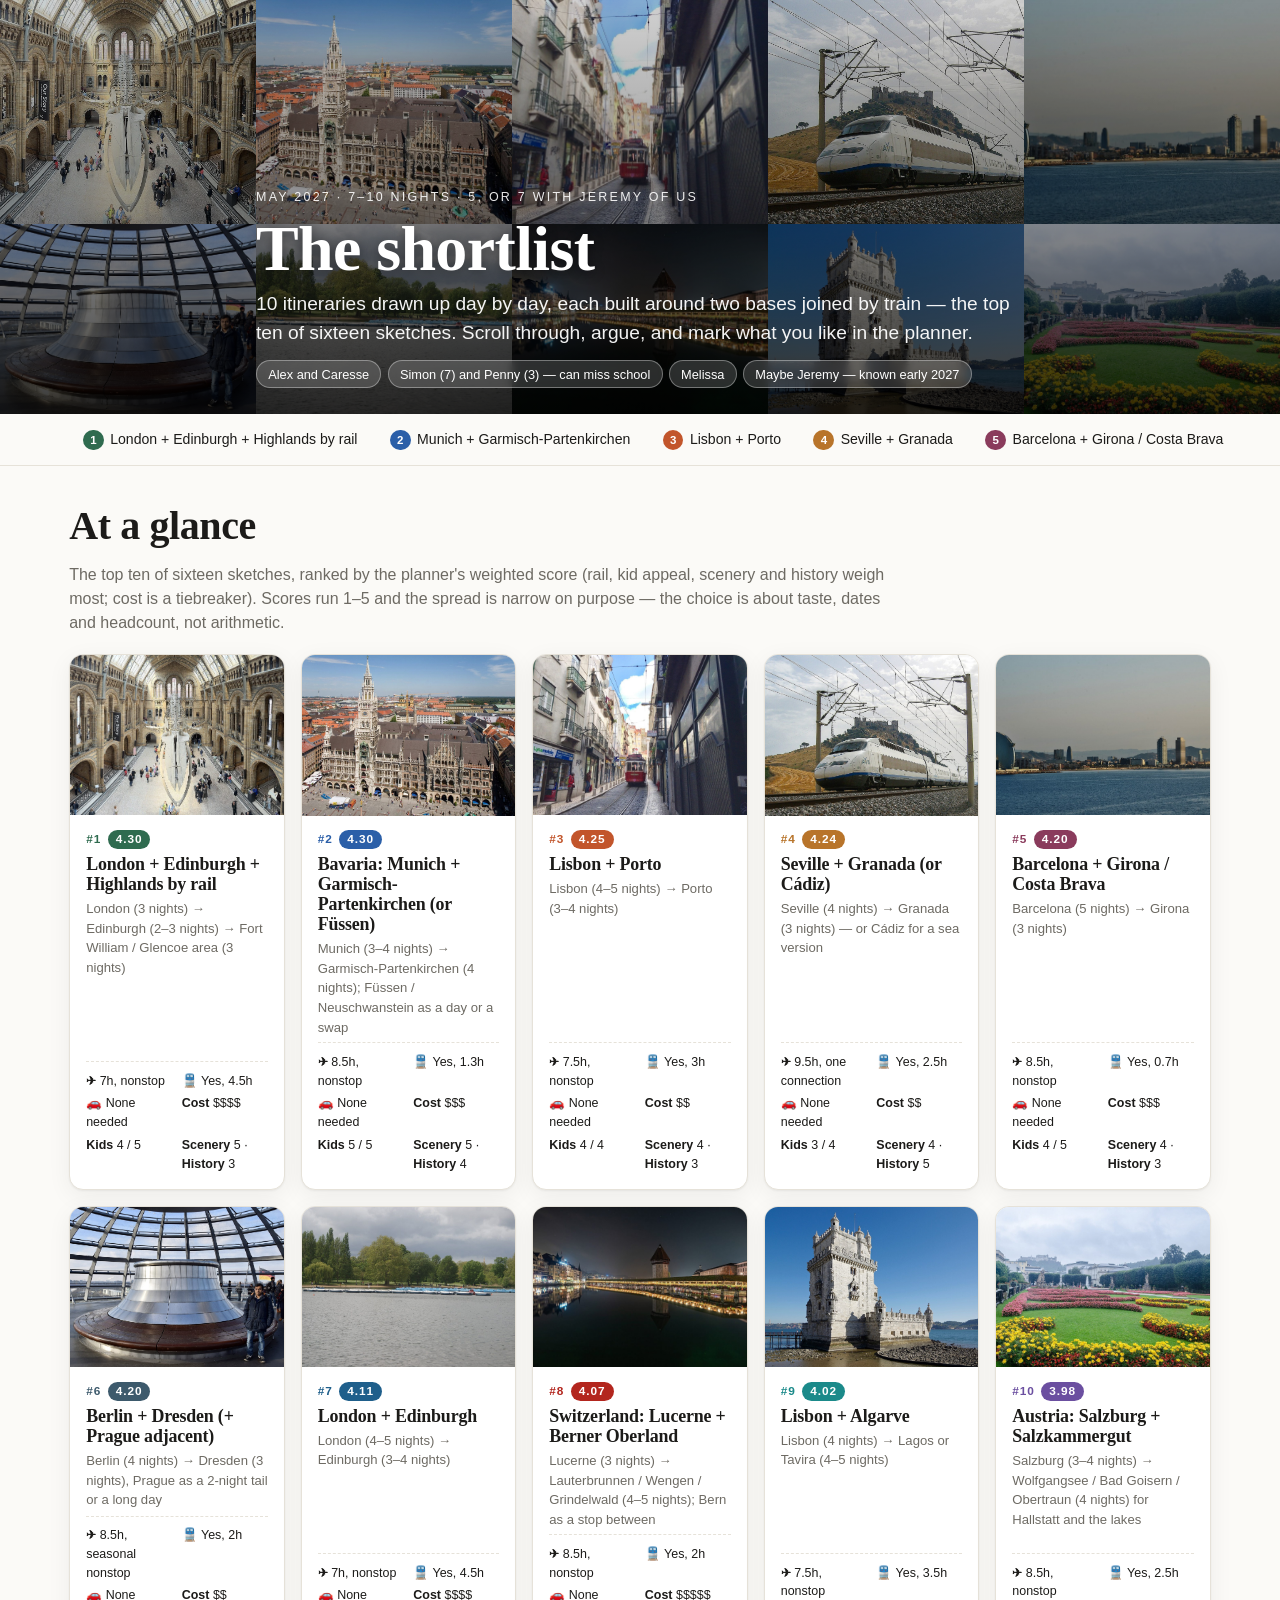
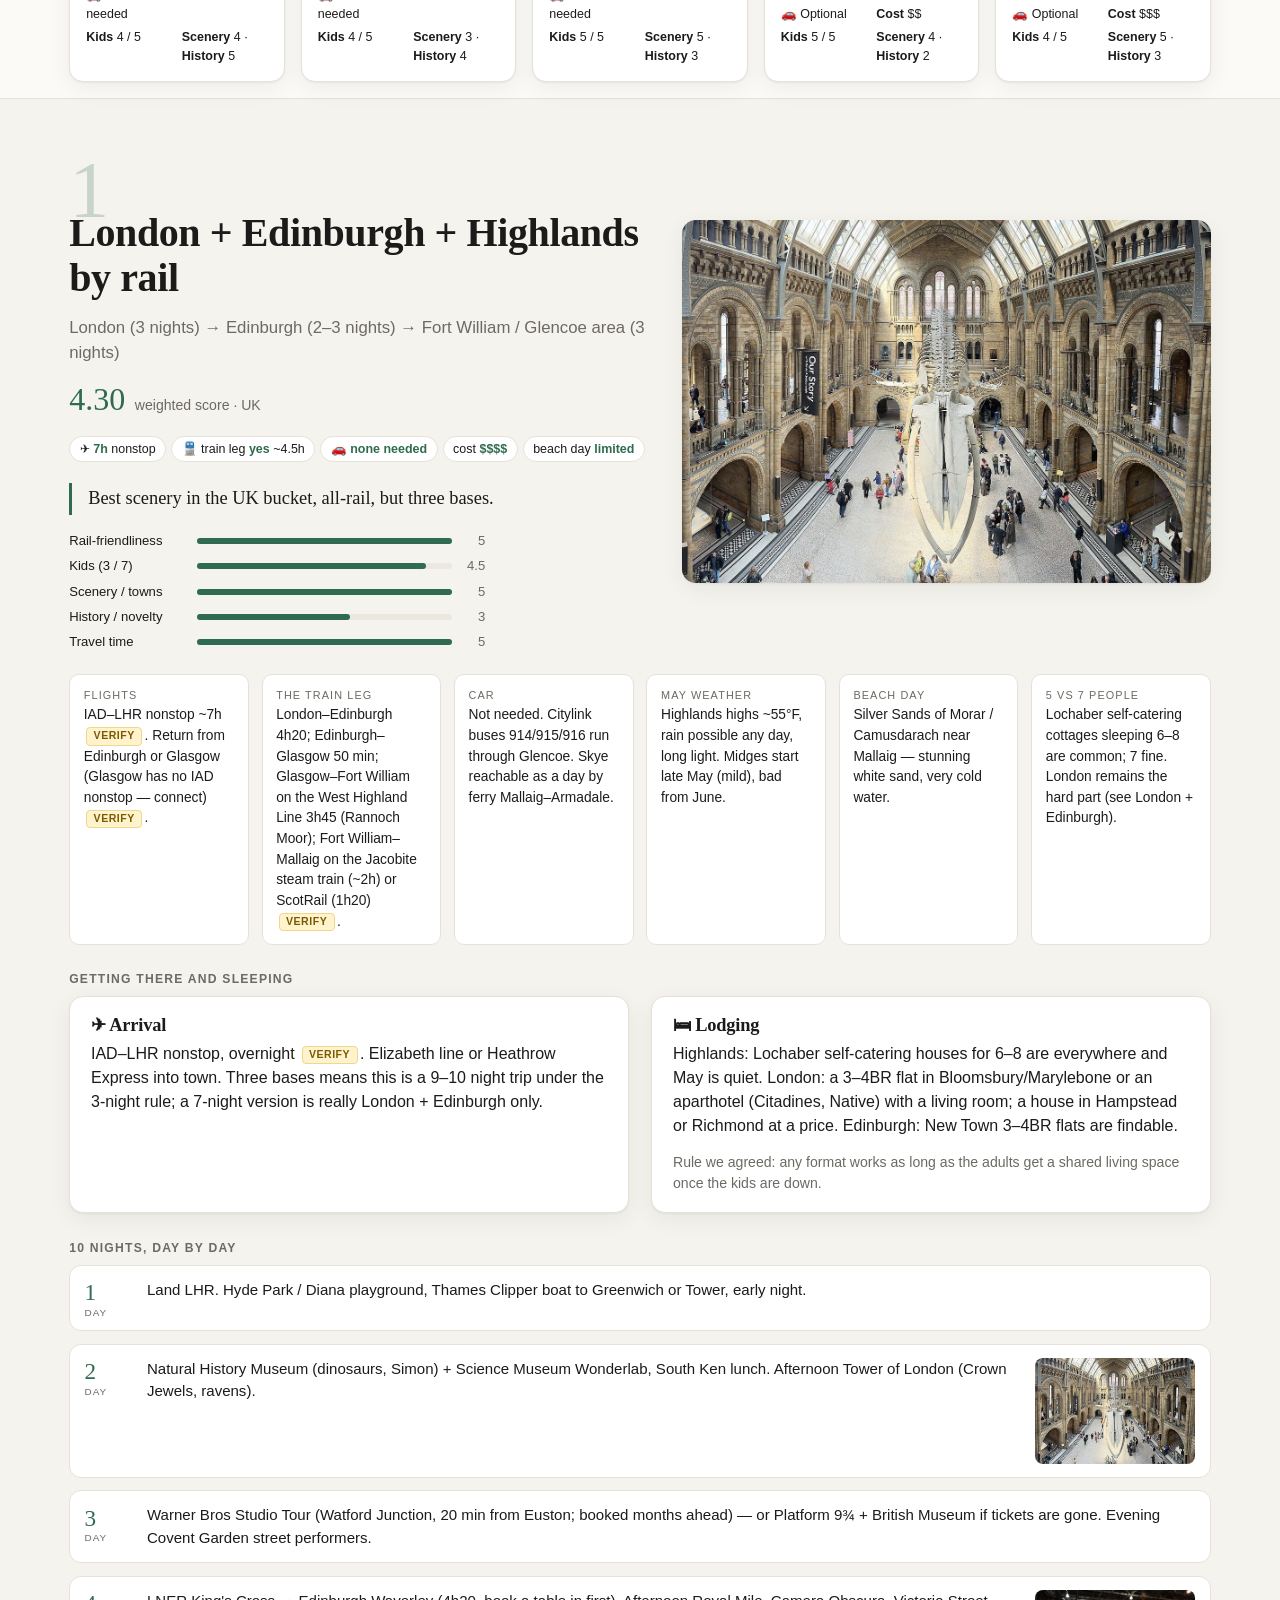
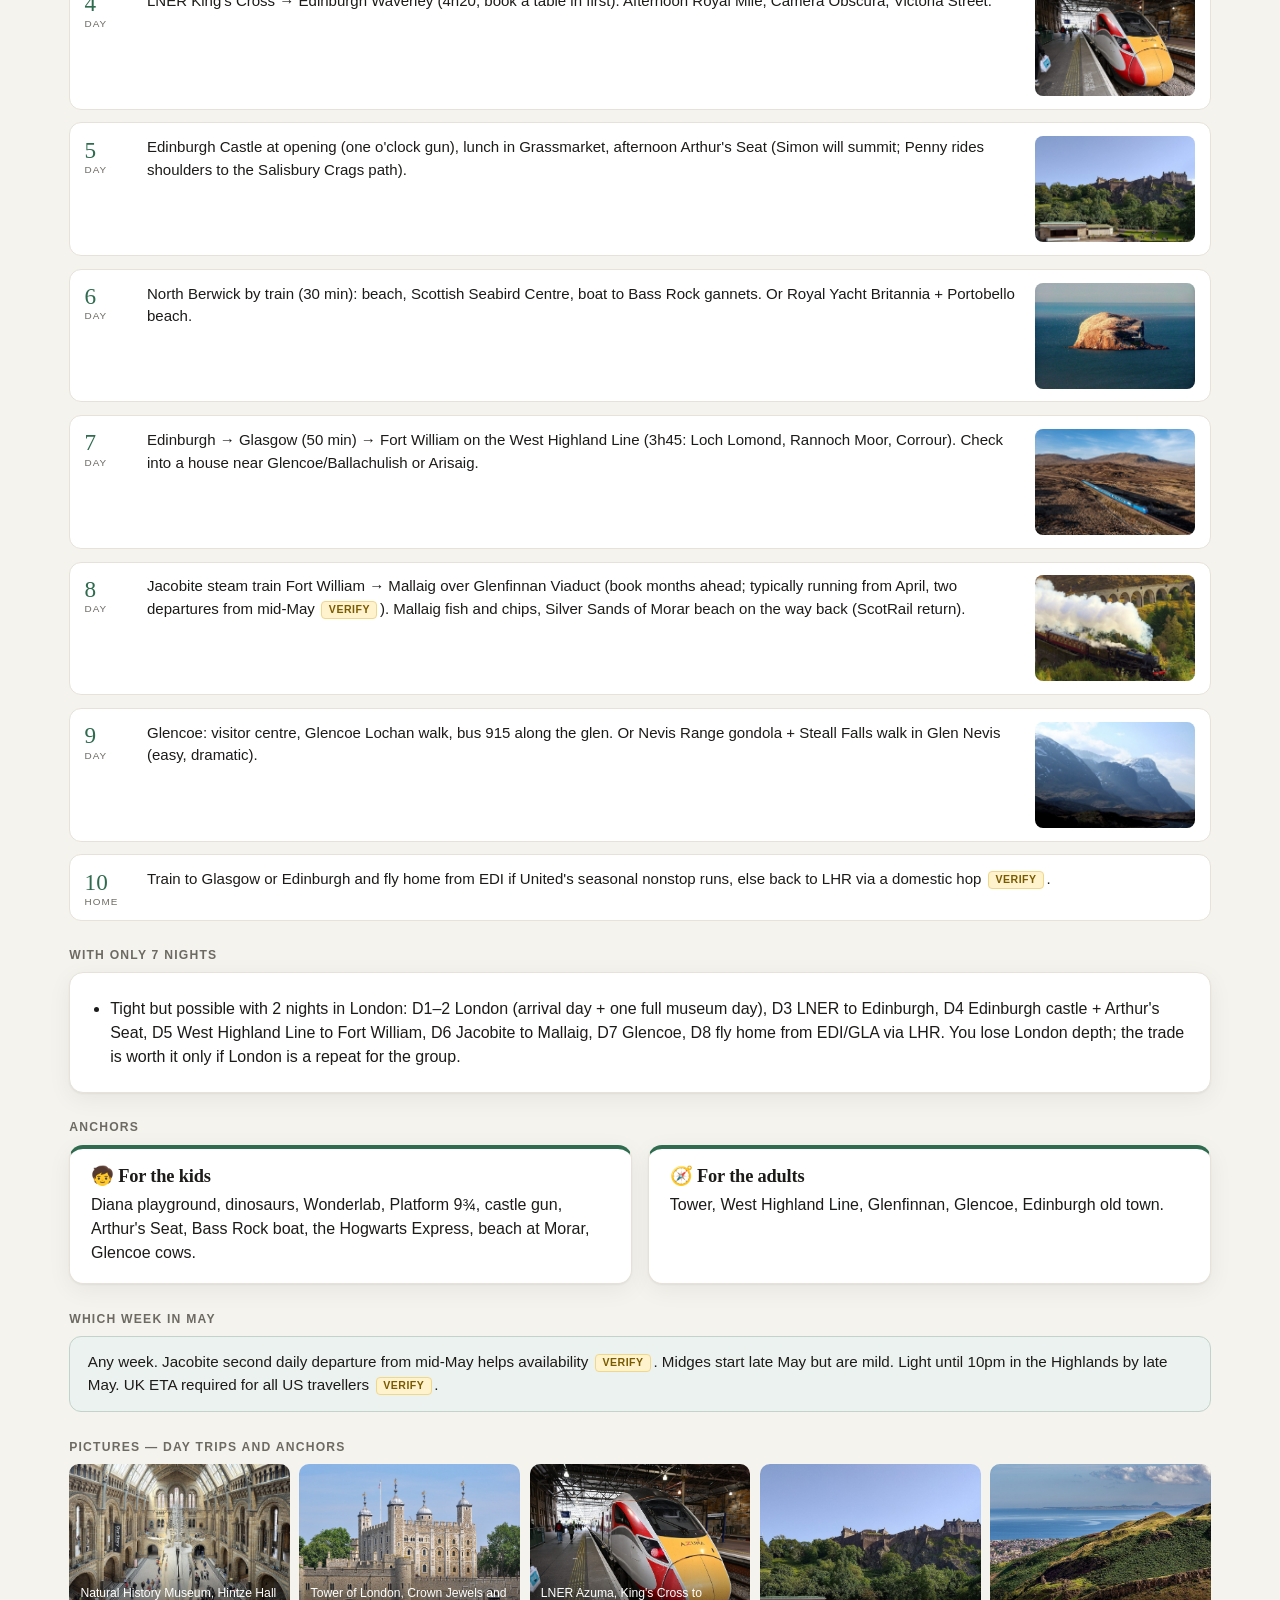
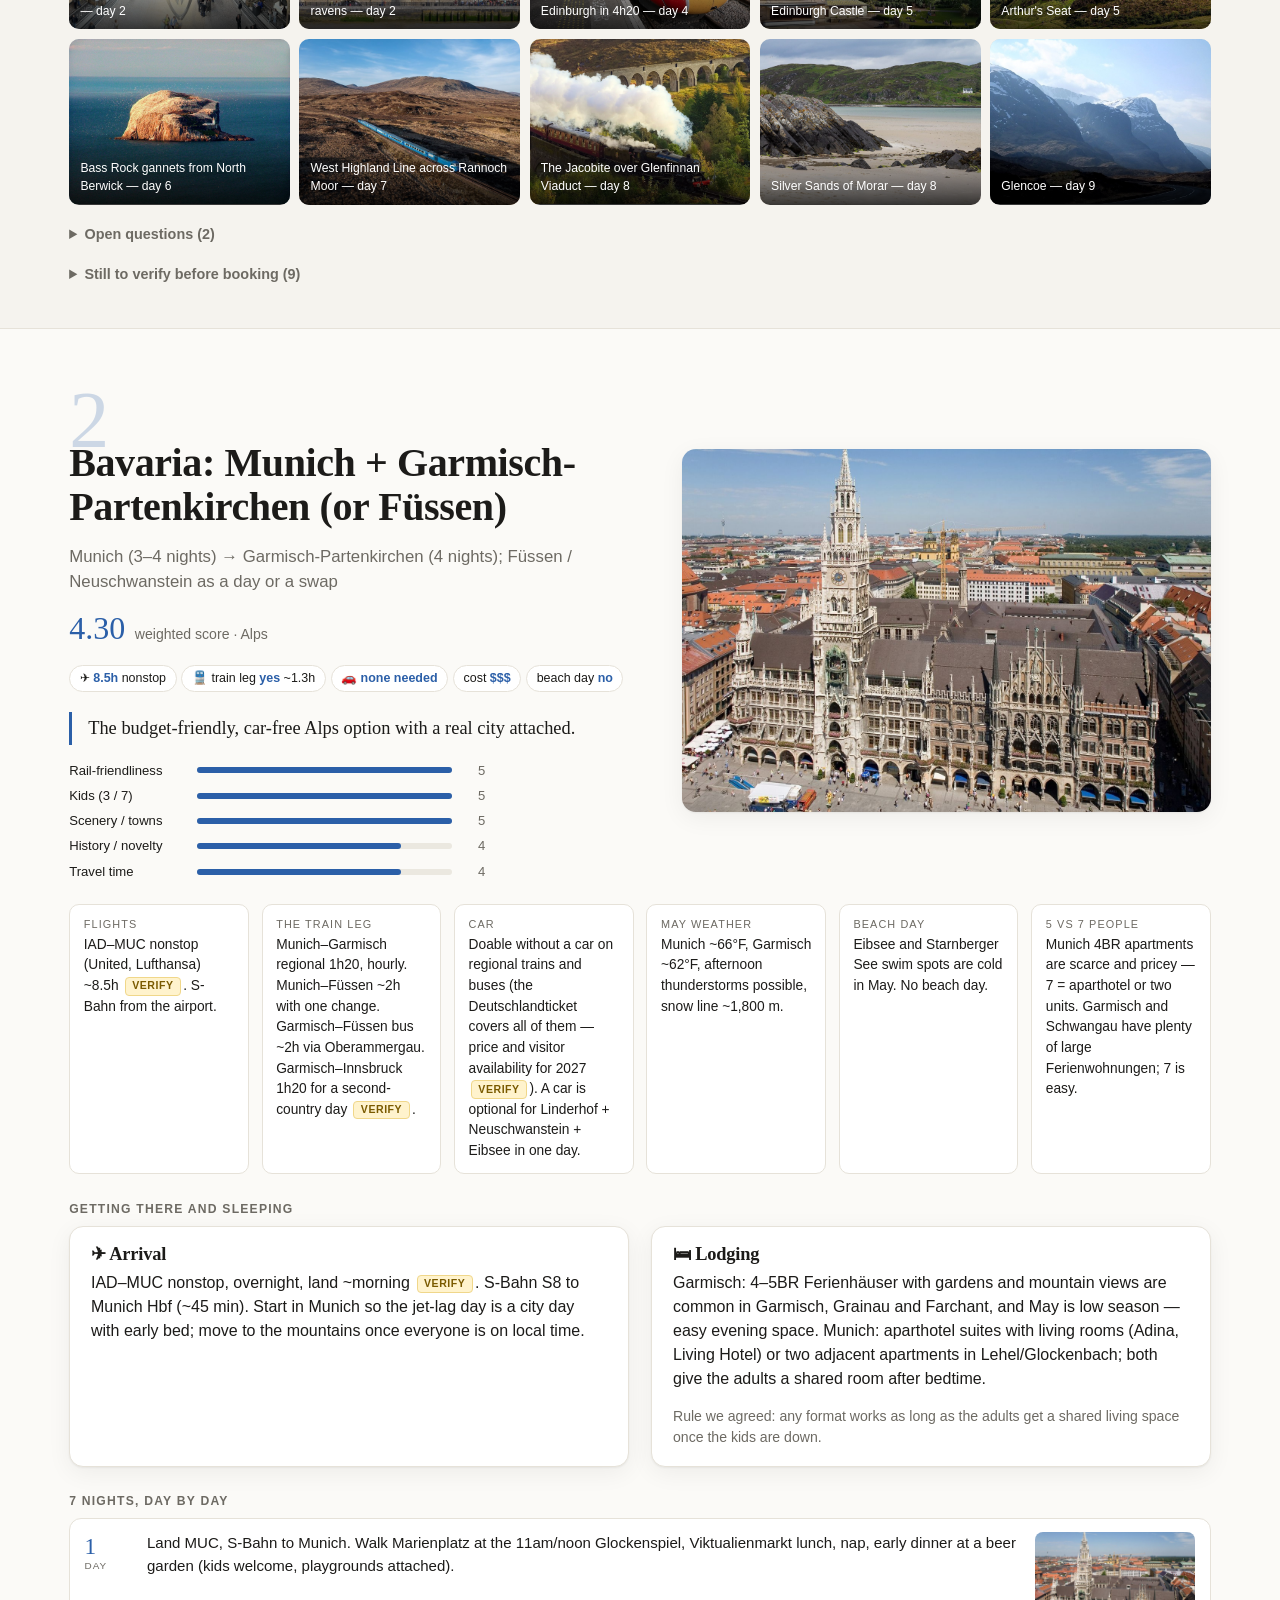
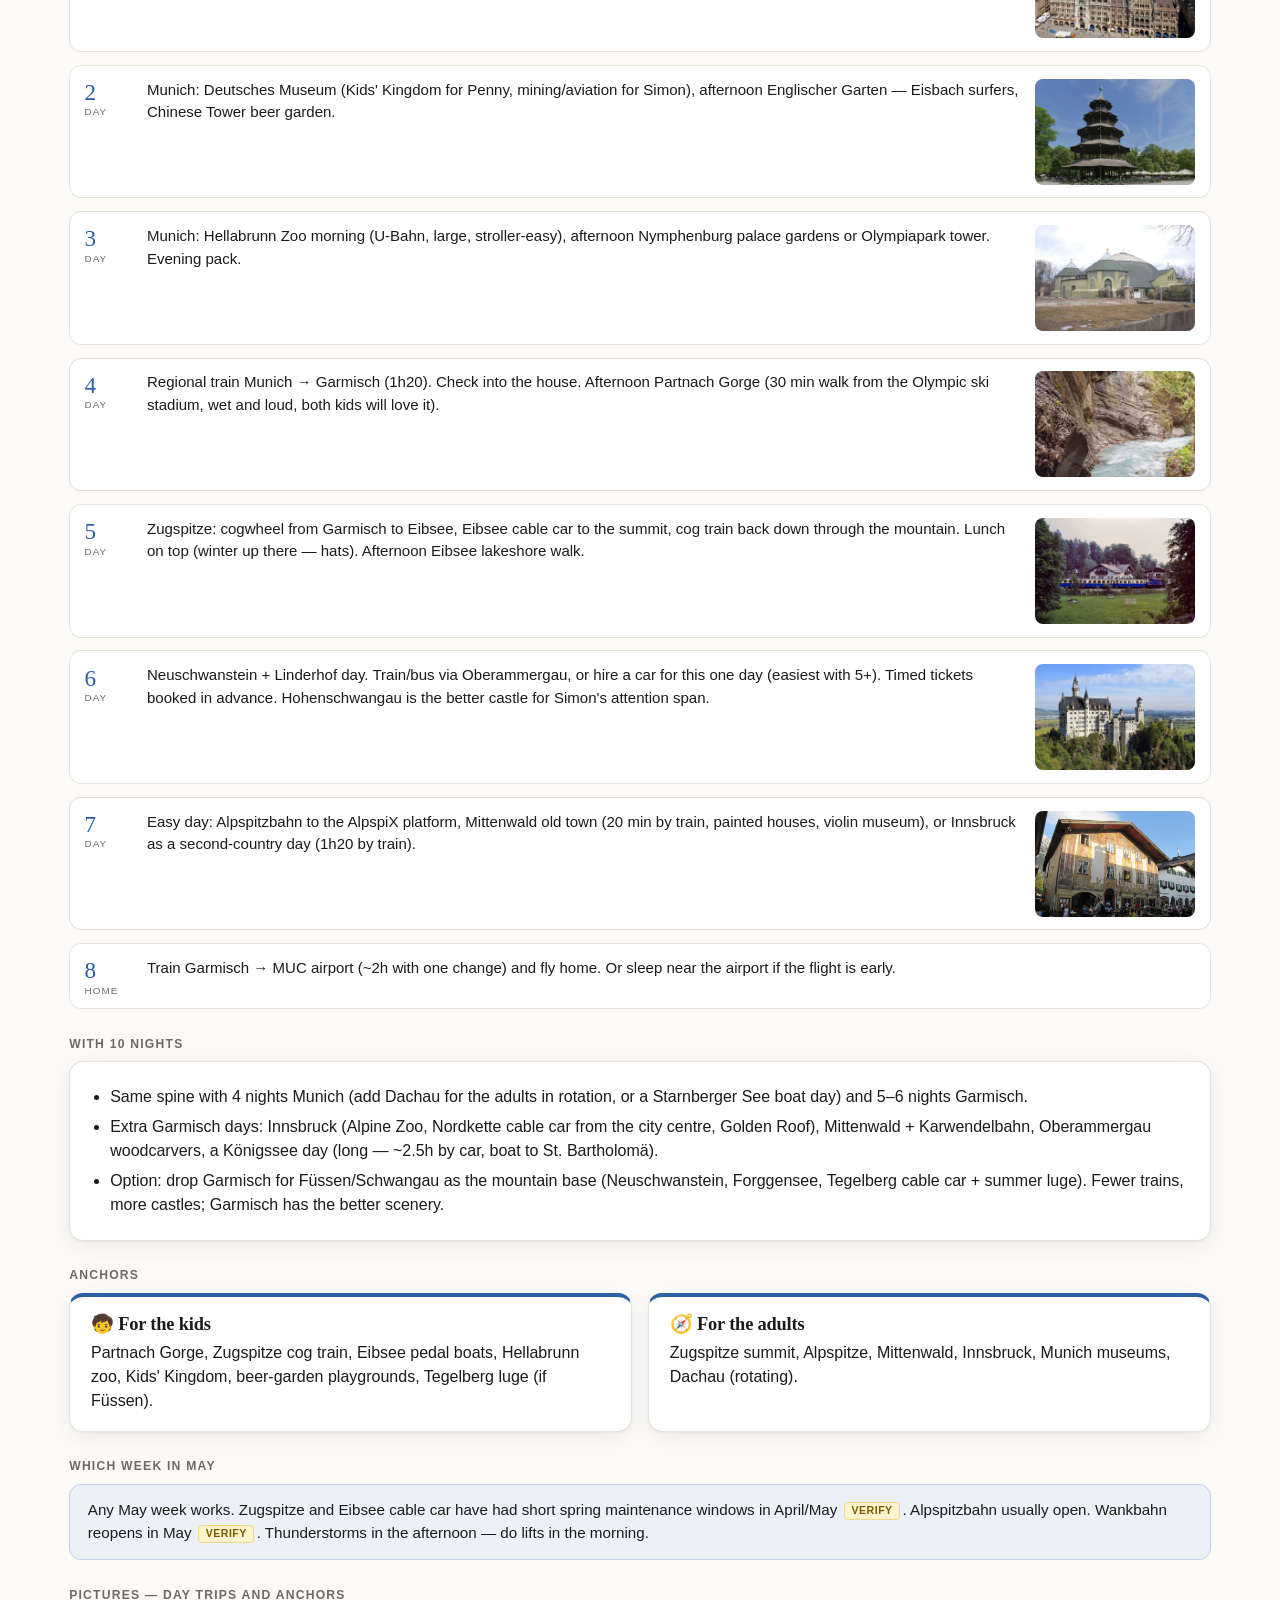
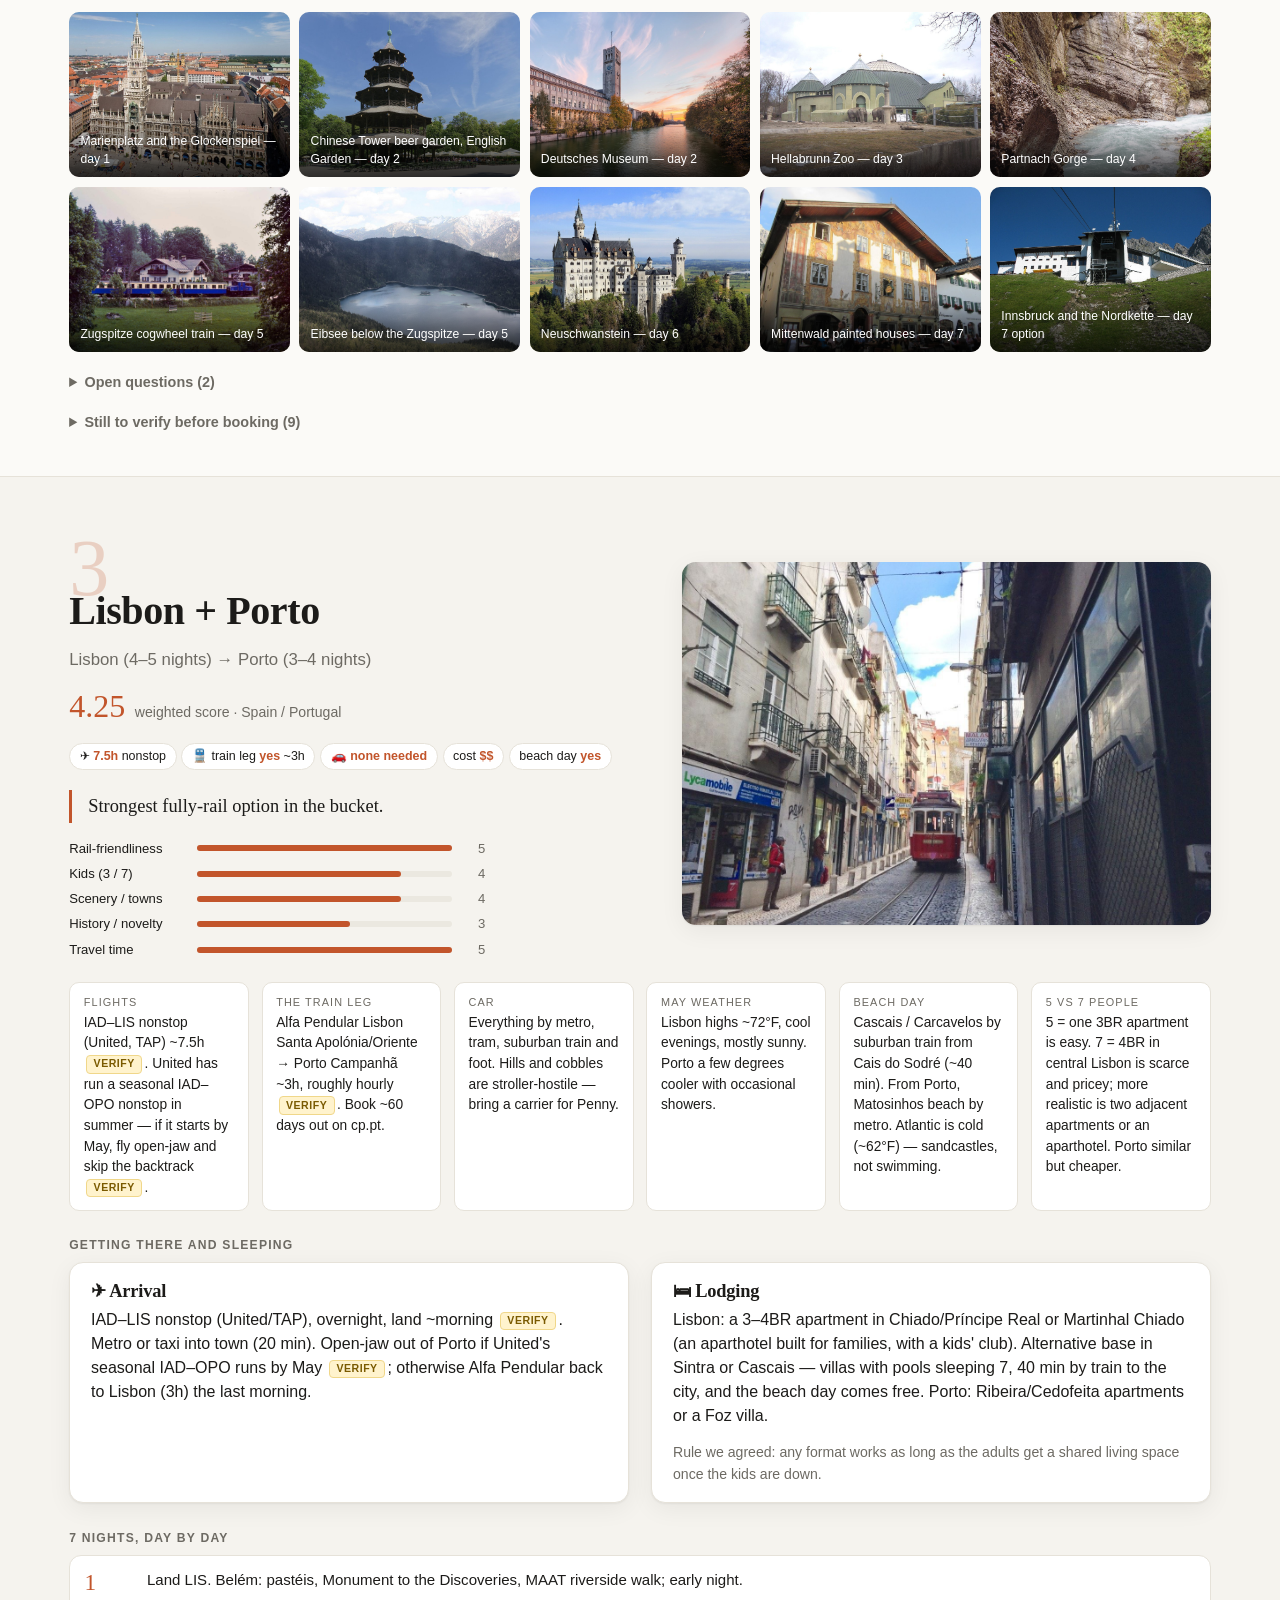
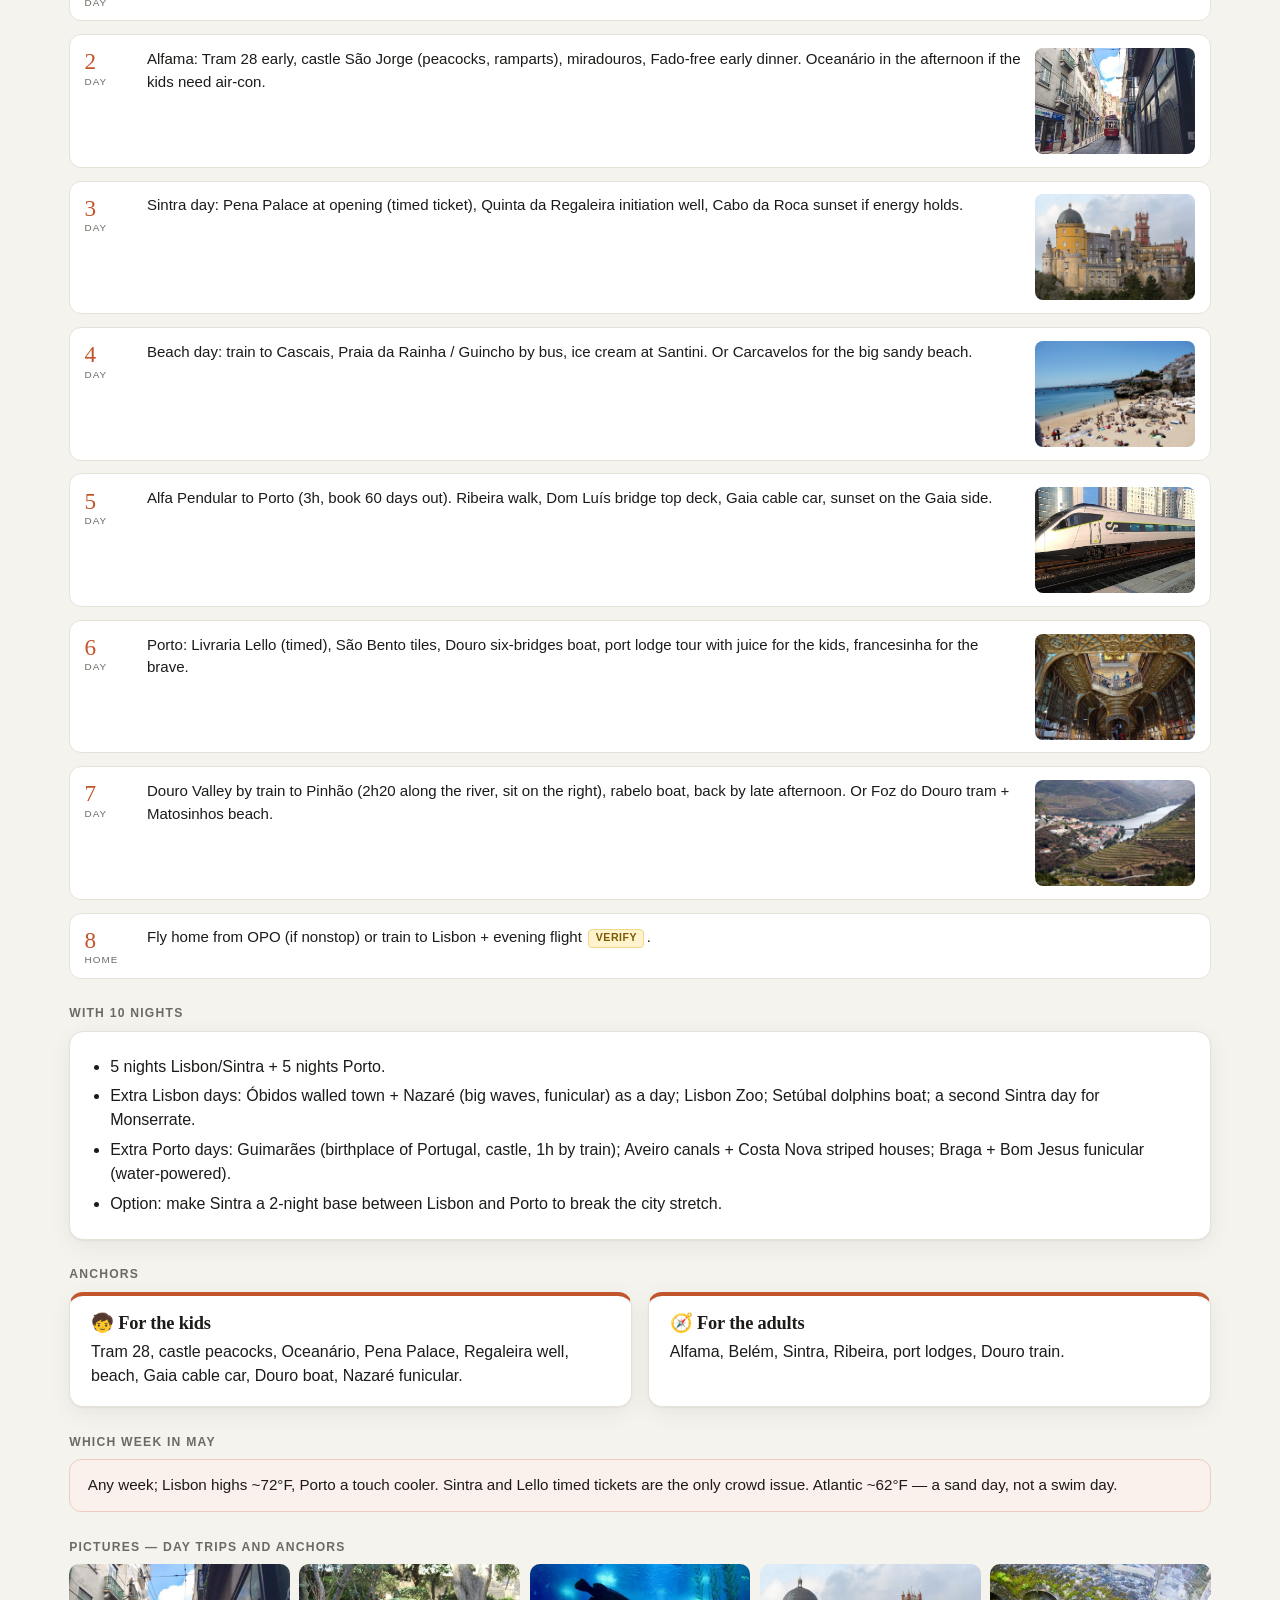
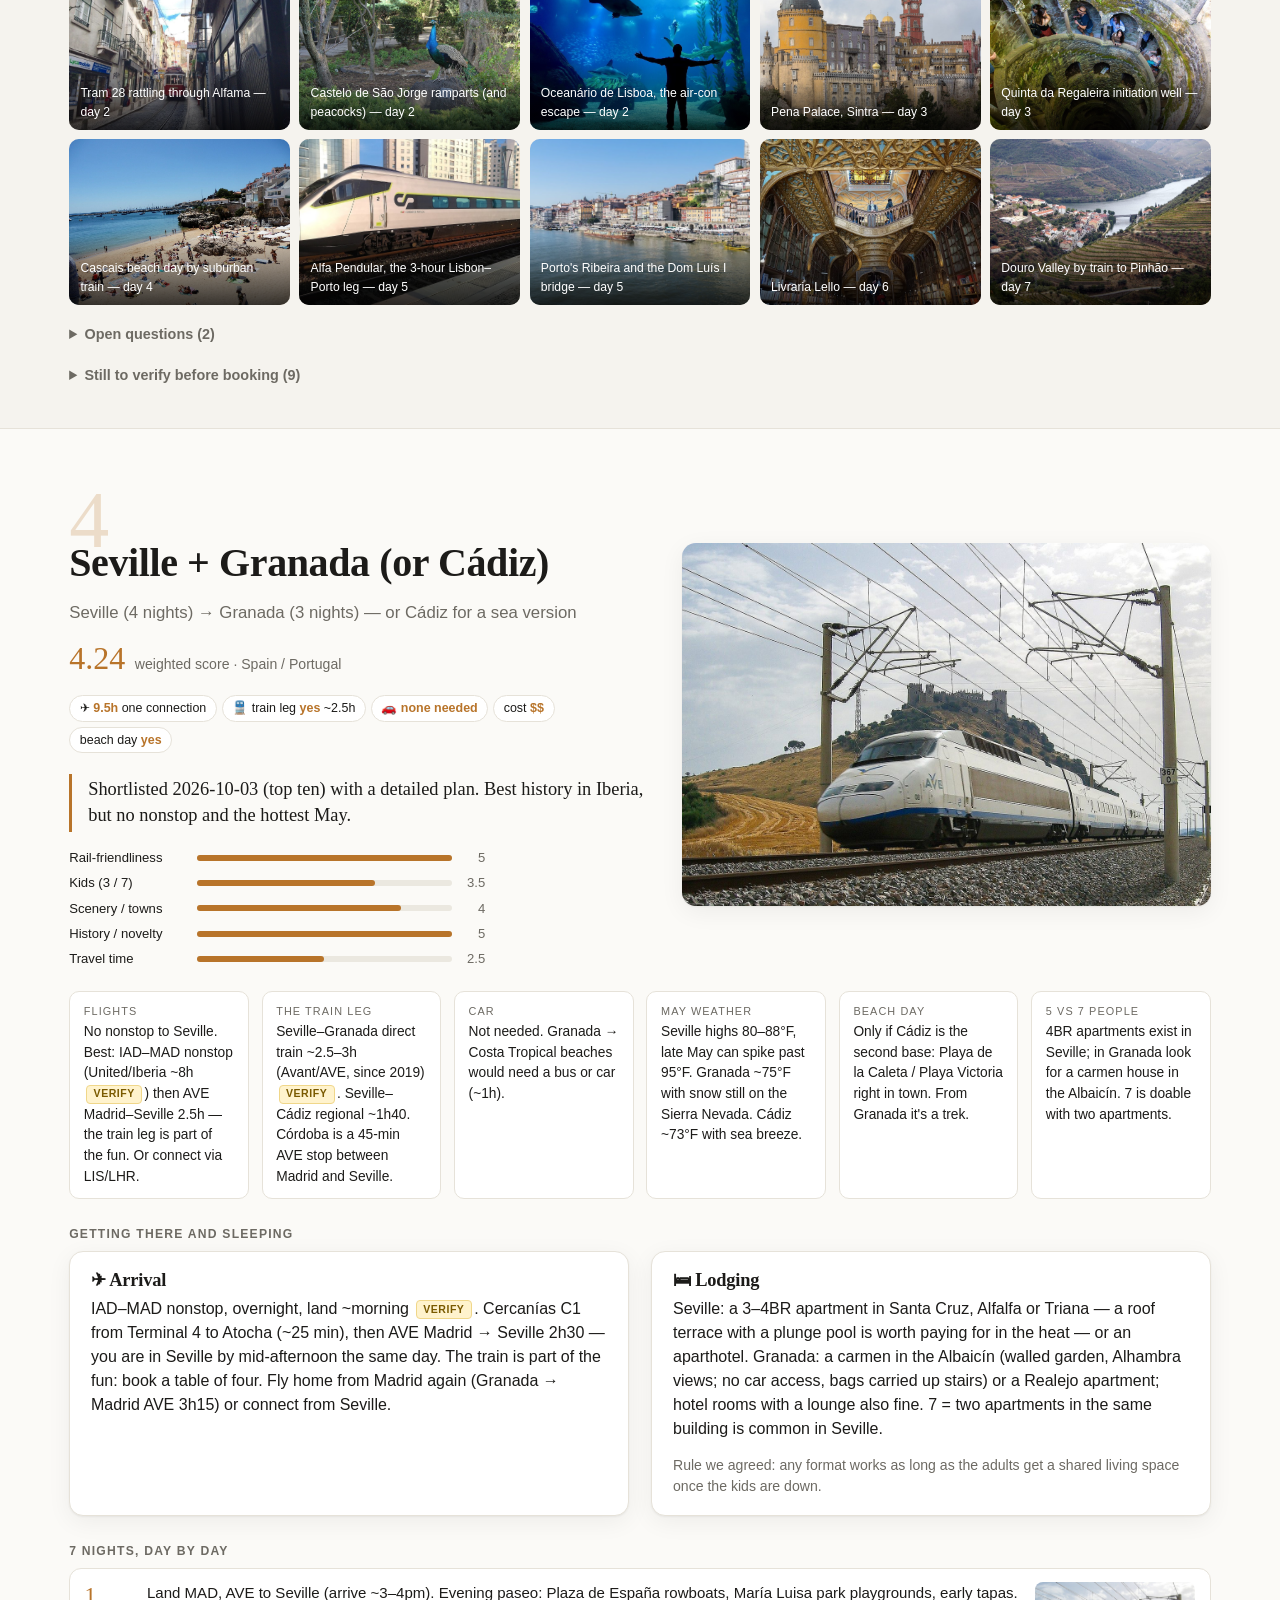
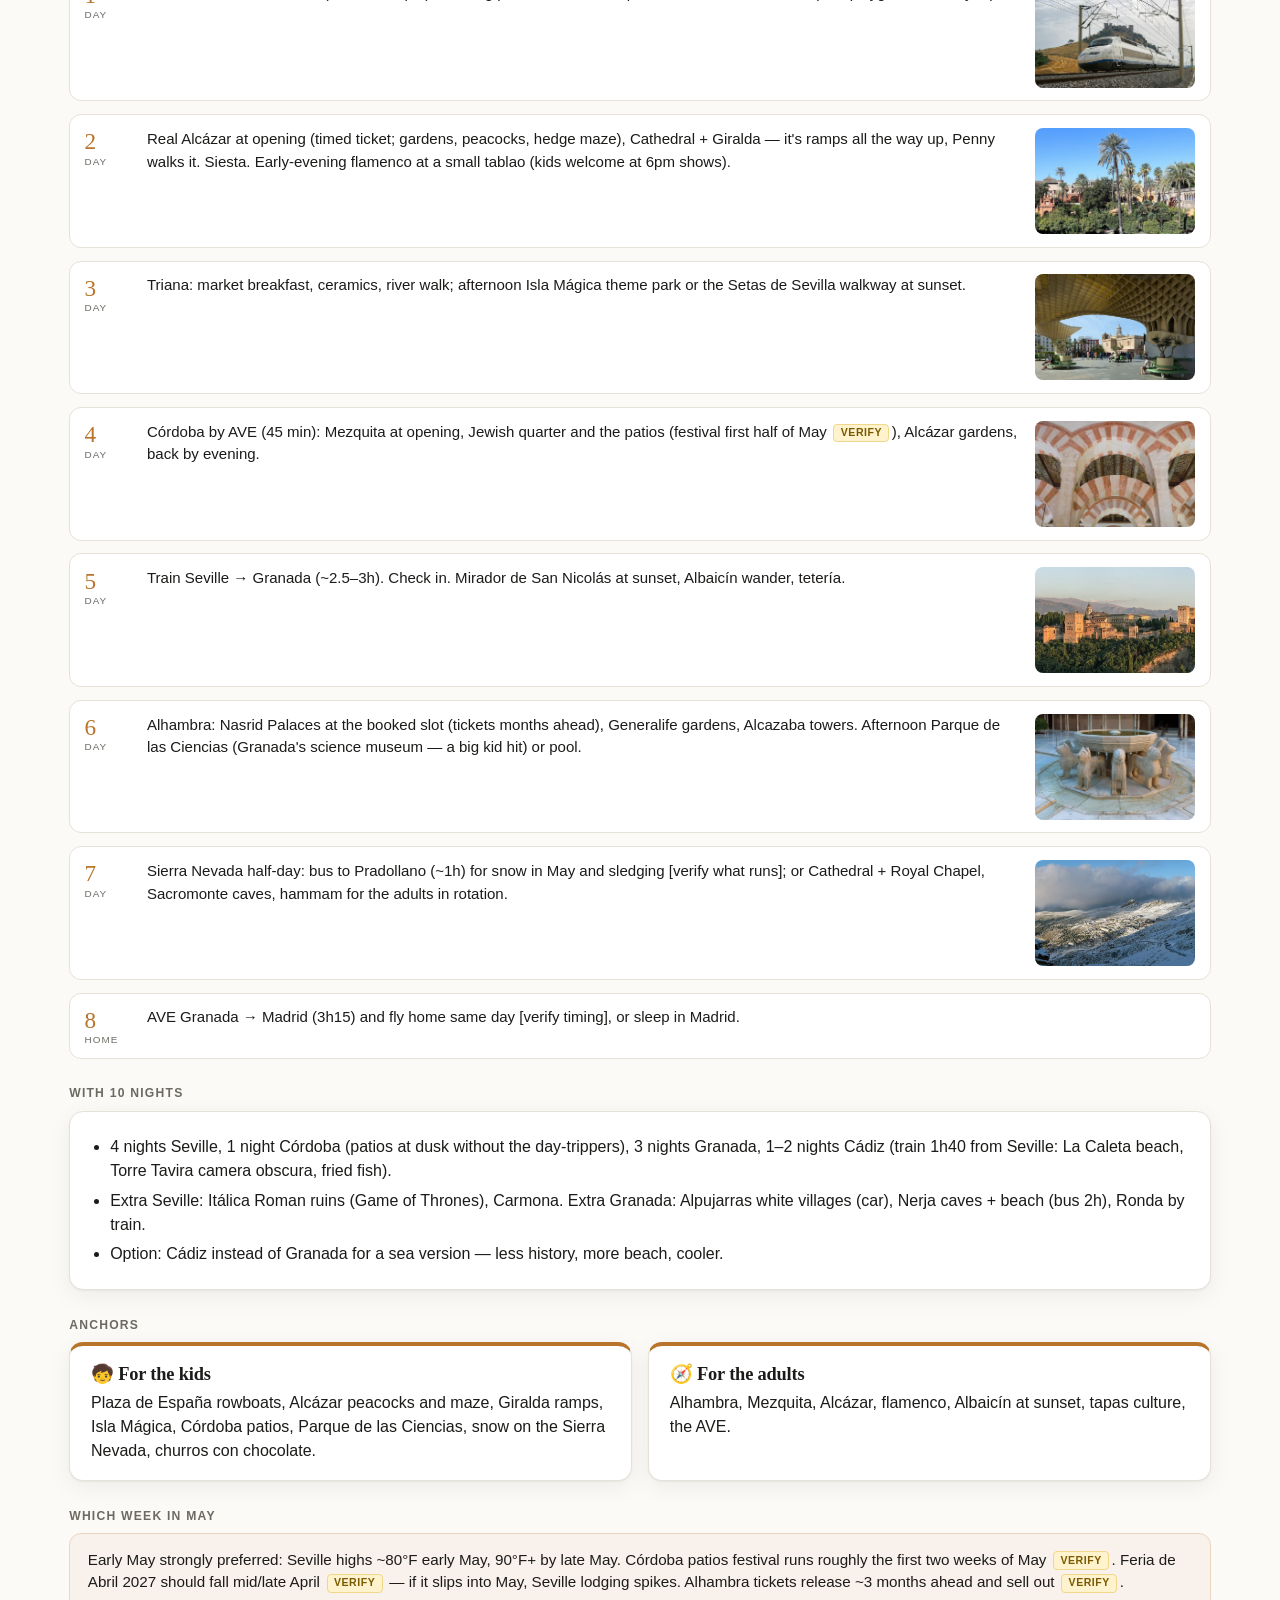
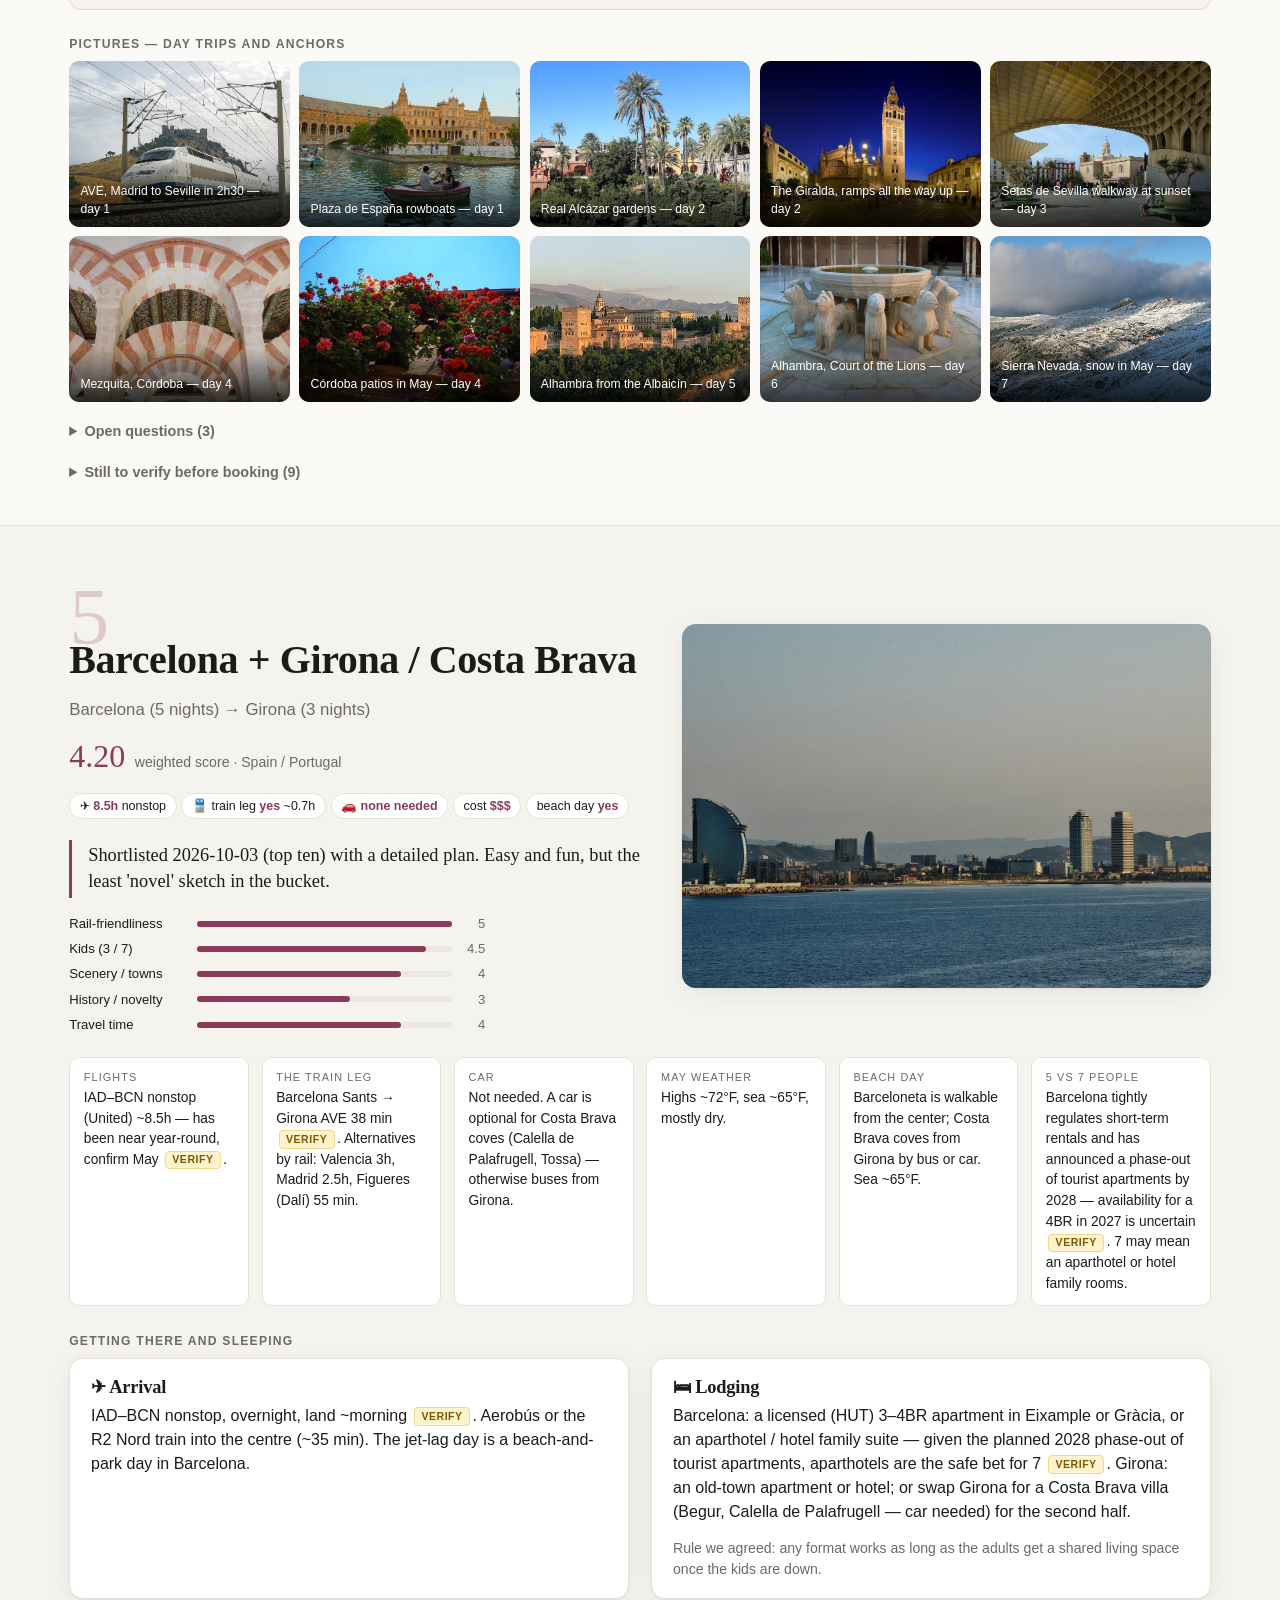
<file: index.html>
<!DOCTYPE html>
<html lang="en">
<head>
<meta charset="utf-8">
<meta name="viewport" content="width=device-width, initial-scale=1">
<title>May 2027 — the shortlist</title>
<meta name="robots" content="noindex">
<link rel="stylesheet" href="shortlist.css">
</head>
<body>

<!-- Landing page of the public site. Everything inside <main> is rendered by
     shortlist.js from data.js (or from the planner's saved edits in localStorage)
     plus images.js. The editable planner is planner.html. -->
<main id="page"></main>

<!-- Lightbox for gallery images -->
<dialog id="lightbox" aria-label="Image viewer">
  <img id="lightboxImg" alt="">
  <p id="lightboxCap"></p>
</dialog>

<script src="data.js"></script>
<script src="images.js"></script>
<script src="shortlist.js"></script>
</body>
</html>
</file>
<file: shortlist.css>
/* =====================================================================
   shortlist.css — the read-only "for the group" presentation page.
   Editorial look: serif display headings, generous imagery, one accent
   color per sketch (set as --c on each <section>).
   ===================================================================== */

:root {
  --paper: #fbfaf7;
  --ink: #1c1b19;
  --muted: #6d6a63;
  --line: #e6e2d9;
  --card: #ffffff;
  --verify-bg: #fff3cd;
  --verify-ink: #7a5a00;
  --serif: "Iowan Old Style", "Palatino Linotype", Palatino, "Book Antiqua", Georgia, serif;
  --sans: -apple-system, BlinkMacSystemFont, "Segoe UI", Roboto, Helvetica, Arial, sans-serif;
  --radius: 14px;
  --shadow: 0 1px 2px rgba(0,0,0,.05), 0 6px 24px rgba(0,0,0,.06);
  --c: #2b6cb0;
}

* { box-sizing: border-box; }
html { scroll-behavior: smooth; scroll-padding-top: 64px; }
body { margin: 0; background: var(--paper); color: var(--ink); font-family: var(--sans); line-height: 1.5; }
img { max-width: 100%; display: block; }
a { color: var(--c); }
h1, h2, h3 { font-family: var(--serif); font-weight: 600; line-height: 1.12; margin: 0 0 .35em; letter-spacing: -.01em; }
h1 { font-size: clamp(2.2rem, 5vw, 4rem); }
h2 { font-size: clamp(1.7rem, 3.2vw, 2.5rem); }
h3 { font-size: 1.25rem; }
h4 { font-family: var(--sans); font-size: .76rem; text-transform: uppercase; letter-spacing: .1em; color: var(--muted); margin: 1.6rem 0 .5rem; }
p { margin: .35em 0 .9em; }
.muted { color: var(--muted); }
.small { font-size: .88rem; }
.wrap { max-width: 1180px; margin: 0 auto; padding: 0 1.2rem; }

.tag.verify {
  display: inline-block; font-size: .66rem; font-weight: 700; text-transform: uppercase; letter-spacing: .05em;
  padding: .02rem .4rem; border-radius: 4px; background: var(--verify-bg); color: var(--verify-ink);
  border: 1px solid #f0d78a; vertical-align: middle; margin: 0 .15rem;
}

/* ---------- hero ---------- */
.hero { position: relative; color: #fff; background: #222; }
.hero .strip { display: grid; grid-template-columns: repeat(5, 1fr); height: clamp(260px, 46vh, 520px); }
.hero .strip img { width: 100%; height: 100%; object-fit: cover; filter: saturate(1.05) brightness(.82); }
.hero .overlay {
  position: absolute; inset: 0; display: flex; flex-direction: column; justify-content: flex-end;
  background: linear-gradient(to top, rgba(0,0,0,.72) 0%, rgba(0,0,0,.25) 55%, rgba(0,0,0,0) 100%);
  padding: 2rem 0 1.6rem;
}
.hero .kicker { text-transform: uppercase; letter-spacing: .18em; font-size: .78rem; opacity: .9; margin-bottom: .4rem; }
.hero h1 { margin-bottom: .3rem; text-shadow: 0 2px 12px rgba(0,0,0,.4); }
.hero .lede { font-size: clamp(1rem, 1.6vw, 1.2rem); max-width: 48rem; margin: 0 0 .8rem; opacity: .95; }
.chips { display: flex; flex-wrap: wrap; gap: .4rem; }
.chip { display: inline-block; font-size: .8rem; padding: .22rem .7rem; border-radius: 999px; background: rgba(255,255,255,.16); border: 1px solid rgba(255,255,255,.35); backdrop-filter: blur(4px); }

/* ---------- sticky sketch nav ---------- */
.subnav { position: sticky; top: 0; z-index: 20; background: rgba(251,250,247,.92); backdrop-filter: blur(8px); border-bottom: 1px solid var(--line); }
.subnav .wrap { display: flex; gap: .3rem; overflow-x: auto; padding-top: .5rem; padding-bottom: .5rem; scrollbar-width: none; }
.subnav .wrap::-webkit-scrollbar { display: none; }
.subnav a { white-space: nowrap; text-decoration: none; color: var(--ink); font-size: .88rem; padding: .35rem .8rem; border-radius: 999px; border: 1px solid transparent; }
.subnav a:hover { background: #efece5; }
.subnav a .n { display: inline-block; width: 1.3rem; height: 1.3rem; line-height: 1.3rem; text-align: center; border-radius: 50%; background: var(--c); color: #fff; font-size: .72rem; font-weight: 700; margin-right: .4rem; }
.subnav a.back { margin-left: auto; color: var(--muted); }

/* ---------- at-a-glance cards ---------- */
.glance { padding: 2.4rem 0 1rem; }
.glance .intro { max-width: 52rem; }
.cards { display: grid; gap: 1rem; grid-template-columns: repeat(auto-fit, minmax(210px, 1fr)); margin-top: 1.2rem; }
.card { background: var(--card); border: 1px solid var(--line); border-radius: var(--radius); overflow: hidden; box-shadow: var(--shadow); text-decoration: none; color: inherit; display: flex; flex-direction: column; transition: transform .15s; }
.card:hover { transform: translateY(-2px); }
.card img { aspect-ratio: 4 / 3; object-fit: cover; width: 100%; }
.card .body { padding: .9rem 1rem 1rem; display: flex; flex-direction: column; gap: .3rem; flex: 1; }
.card .rank { display: inline-flex; align-items: center; gap: .4rem; font-size: .74rem; text-transform: uppercase; letter-spacing: .08em; color: var(--c); font-weight: 700; }
.card .rank .score { background: var(--c); color: #fff; border-radius: 999px; padding: .05rem .5rem; font-variant-numeric: tabular-nums; }
.card h3 { margin: 0; font-size: 1.12rem; }
.card .bases { font-size: .82rem; color: var(--muted); }
.card .facts { margin-top: auto; display: grid; grid-template-columns: 1fr 1fr; gap: .25rem .6rem; font-size: .78rem; padding-top: .6rem; border-top: 1px dashed var(--line); }
.card .facts b { font-weight: 600; }

/* score bars used in cards and facts */
.bar { display: inline-block; width: 100%; height: 6px; border-radius: 3px; background: #ebe8e0; position: relative; vertical-align: middle; }
.bar i { position: absolute; left: 0; top: 0; bottom: 0; border-radius: 3px; background: var(--c); }
.meter { display: grid; grid-template-columns: 7.5rem 1fr 1.6rem; gap: .5rem; align-items: center; font-size: .82rem; }
.meter .v { text-align: right; font-variant-numeric: tabular-nums; color: var(--muted); }

/* ---------- sketch sections ---------- */
.sketch { padding: 3.2rem 0 2.6rem; border-top: 1px solid var(--line); }
.sketch:nth-of-type(even) { background: #f5f3ee; }
.sketch .head { display: grid; grid-template-columns: 1.1fr 1fr; gap: 2rem; align-items: center; }
.sketch .head .pic { border-radius: var(--radius); overflow: hidden; box-shadow: var(--shadow); aspect-ratio: 16 / 11; }
.sketch .head .pic img { width: 100%; height: 100%; object-fit: cover; }
.sketch .num { font-family: var(--serif); font-size: 5rem; line-height: 1; color: var(--c); opacity: .22; margin-bottom: -1.2rem; }
.sketch .bases { font-size: 1.05rem; color: var(--muted); margin-bottom: .6rem; }
.sketch .score-line { display: flex; align-items: baseline; gap: .6rem; margin: .4rem 0 .8rem; }
.sketch .score-line .big { font-family: var(--serif); font-size: 2rem; color: var(--c); font-variant-numeric: tabular-nums; }
.pill { display: inline-block; font-size: .78rem; padding: .18rem .6rem; border-radius: 999px; border: 1px solid var(--line); background: #fff; margin: 0 .3rem .3rem 0; }
.pill b { color: var(--c); }
.why { font-family: var(--serif); font-size: 1.15rem; line-height: 1.4; border-left: 3px solid var(--c); padding: .2rem 0 .2rem 1rem; margin: 1rem 0; }

.facts-grid { display: grid; gap: .8rem; grid-template-columns: repeat(auto-fit, minmax(170px, 1fr)); margin-top: 1.4rem; }
.fact { background: var(--card); border: 1px solid var(--line); border-radius: 10px; padding: .7rem .85rem; font-size: .86rem; }
.fact .k { font-size: .68rem; text-transform: uppercase; letter-spacing: .1em; color: var(--muted); display: block; margin-bottom: .15rem; }
.fact .emoji { margin-right: .3rem; }

.two { display: grid; gap: 1.4rem; grid-template-columns: 1fr 1fr; }
.panel { background: var(--card); border: 1px solid var(--line); border-radius: var(--radius); padding: 1.1rem 1.3rem; box-shadow: var(--shadow); }
.panel h3 { display: flex; align-items: center; gap: .5rem; font-size: 1.15rem; }
.panel p:last-child { margin-bottom: 0; }

/* day-by-day timeline */
.days { list-style: none; margin: 0; padding: 0; display: grid; gap: .8rem; }
.day { display: grid; grid-template-columns: 3rem 1fr 160px; gap: .9rem; align-items: start; background: var(--card); border: 1px solid var(--line); border-radius: 12px; padding: .8rem .9rem; }
.day .d { font-family: var(--serif); font-size: 1.45rem; color: var(--c); line-height: 1; padding-top: .15rem; }
.day .d small { display: block; font-family: var(--sans); font-size: .62rem; text-transform: uppercase; letter-spacing: .1em; color: var(--muted); margin-top: .2rem; }
.day .t { font-size: .94rem; }
.day .t b { font-weight: 600; }
.day img { width: 160px; height: 106px; object-fit: cover; border-radius: 8px; cursor: zoom-in; }
.day.noimg { grid-template-columns: 3rem 1fr; }
.ext { margin: 0; padding-left: 1.2rem; }
.ext li { margin: .35rem 0; }

.anchors { display: grid; gap: 1rem; grid-template-columns: 1fr 1fr; }
.anchors .panel { border-top: 4px solid var(--c); }

.callout { background: color-mix(in srgb, var(--c) 9%, #fff); border: 1px solid color-mix(in srgb, var(--c) 30%, #fff); border-radius: 12px; padding: .9rem 1.1rem; font-size: .95rem; }

/* gallery */
.gallery { display: grid; gap: .6rem; grid-template-columns: repeat(auto-fill, minmax(200px, 1fr)); }
.gallery figure { margin: 0; border-radius: 10px; overflow: hidden; background: #ddd; cursor: zoom-in; position: relative; }
.gallery img { width: 100%; aspect-ratio: 4 / 3; object-fit: cover; transition: transform .25s; }
.gallery figure:hover img { transform: scale(1.03); }
.gallery figcaption { position: absolute; left: 0; right: 0; bottom: 0; padding: 1.6rem .7rem .55rem; font-size: .76rem; color: #fff; background: linear-gradient(to top, rgba(0,0,0,.75), rgba(0,0,0,0)); }

details.more { margin-top: 1.2rem; }
details.more summary { cursor: pointer; font-weight: 600; color: var(--muted); font-size: .9rem; }
details.more ul { margin: .5rem 0 0; padding-left: 1.2rem; font-size: .9rem; }
details.more li { margin: .2rem 0; }

/* ---------- footer ---------- */
.foot { padding: 2.5rem 0 3rem; border-top: 1px solid var(--line); font-size: .85rem; color: var(--muted); }
.foot details { margin-top: .8rem; }
.foot summary { cursor: pointer; }
.foot ul { columns: 2; column-gap: 2rem; padding-left: 1.1rem; }
.foot li { break-inside: avoid; margin: .15rem 0; }

/* ---------- lightbox ---------- */
dialog#lightbox { border: 0; padding: 0; background: transparent; max-width: 94vw; max-height: 94vh; }
dialog#lightbox::backdrop { background: rgba(0,0,0,.85); }
dialog#lightbox img { max-width: 94vw; max-height: 84vh; width: auto; height: auto; margin: 0 auto; border-radius: 8px; cursor: zoom-out; }
dialog#lightbox p { color: #fff; text-align: center; margin: .6rem 0 0; font-size: .9rem; }

/* ---------- responsive ---------- */
@media (max-width: 860px) {
  .sketch .head { grid-template-columns: 1fr; gap: 1.2rem; }
  .sketch .head .pic { order: -1; aspect-ratio: 16 / 10; }
  .sketch .num { font-size: 3.4rem; margin-bottom: -.6rem; }
  .two, .anchors { grid-template-columns: 1fr; }
  .day { grid-template-columns: 2.4rem 1fr; gap: .6rem .7rem; padding: .7rem .75rem; }
  .day img { grid-column: 2; width: 100%; height: 170px; }
  .hero .strip { grid-template-columns: repeat(3, 1fr); height: clamp(300px, 58vh, 460px); }
  .hero .strip img:nth-child(n+4) { display: none; }
  .hero .overlay { padding-bottom: 1.1rem; }
  .hero .lede { font-size: .98rem; }
  .chip { font-size: .74rem; padding: .18rem .55rem; }
  .subnav .wrap { padding-left: .6rem; padding-right: .6rem; mask-image: linear-gradient(to right, #000 92%, transparent); -webkit-mask-image: linear-gradient(to right, #000 92%, transparent); }
  .subnav a { padding: .5rem .75rem; }
  .cards { grid-template-columns: 1fr 1fr; gap: .7rem; }
  .card img { aspect-ratio: 16 / 10; }
  .card .body { padding: .7rem .75rem .8rem; }
  .card h3 { font-size: 1rem; }
  .card .facts { grid-template-columns: 1fr; }
  .facts-grid { grid-template-columns: 1fr 1fr; gap: .6rem; }
  .fact { font-size: .82rem; }
  .gallery { grid-template-columns: repeat(2, 1fr); gap: .45rem; }
  .gallery figcaption { font-size: .7rem; padding: 1.2rem .5rem .4rem; }
  .meter { grid-template-columns: 6.2rem 1fr 1.6rem; }
  .foot ul { columns: 1; }
  h2 { font-size: clamp(1.5rem, 6.5vw, 2rem); }
}
@media (max-width: 480px) {
  .cards { grid-template-columns: 1fr; }
  .facts-grid { grid-template-columns: 1fr; }
  .hero .strip { grid-template-columns: repeat(2, 1fr); }
  .hero .strip img:nth-child(n+3) { display: none; }
  .wrap { padding: 0 .9rem; }
  .pill { font-size: .74rem; }
  .sketch { padding: 2.2rem 0 1.8rem; }
}

/* ---------- print ---------- */
@media print {
  @page { margin: 12mm; }
  body { background: #fff; font-size: 11px; }
  .subnav, .gallery, dialog, .card:hover { display: none !important; }
  .hero .strip { height: 160px; }
  .sketch { break-before: page; padding: 1rem 0; background: #fff !important; }
  .glance { break-after: page; }
  .day img { width: 110px; height: 74px; }
  .panel, .day, .fact, .card { box-shadow: none; break-inside: avoid; }
  details.more, .foot details { display: block; }
  details.more > *:not(summary), .foot details > *:not(summary) { display: block; }
  a { color: inherit; text-decoration: none; }
}
</file>
